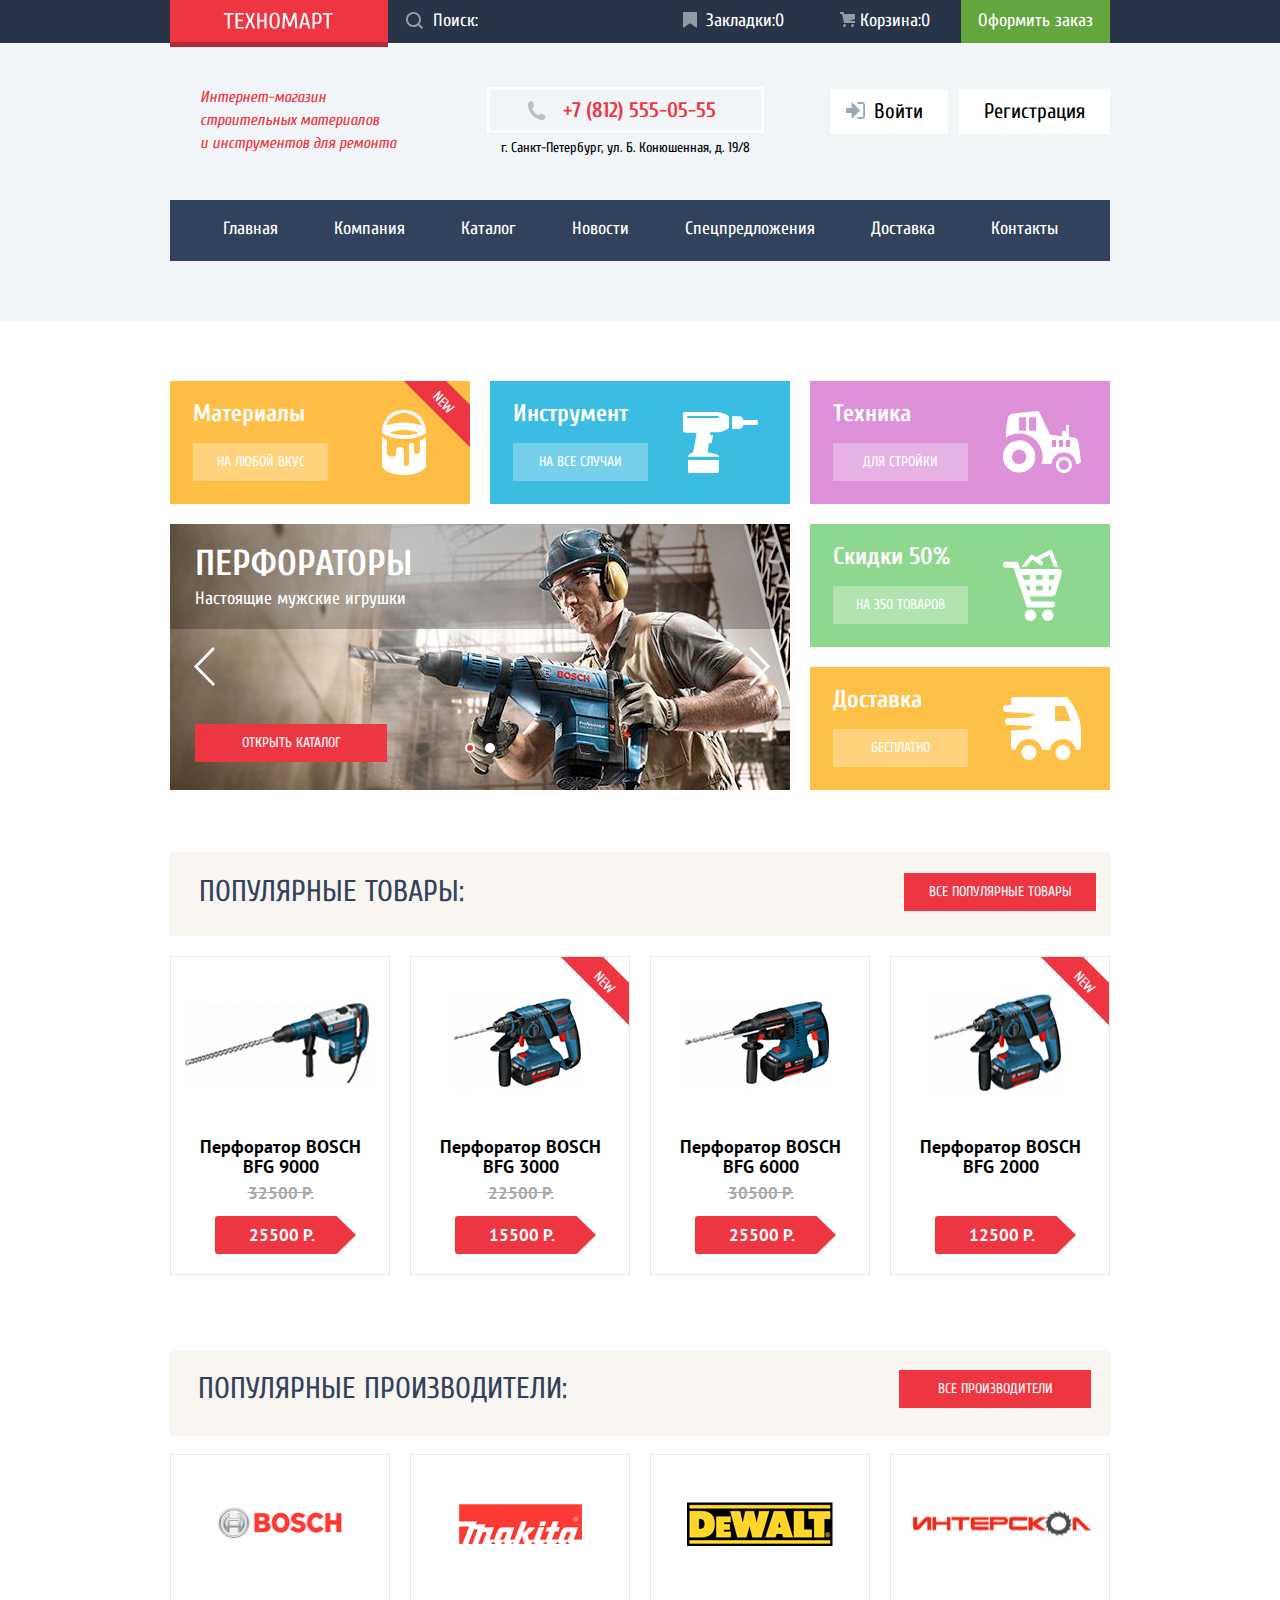
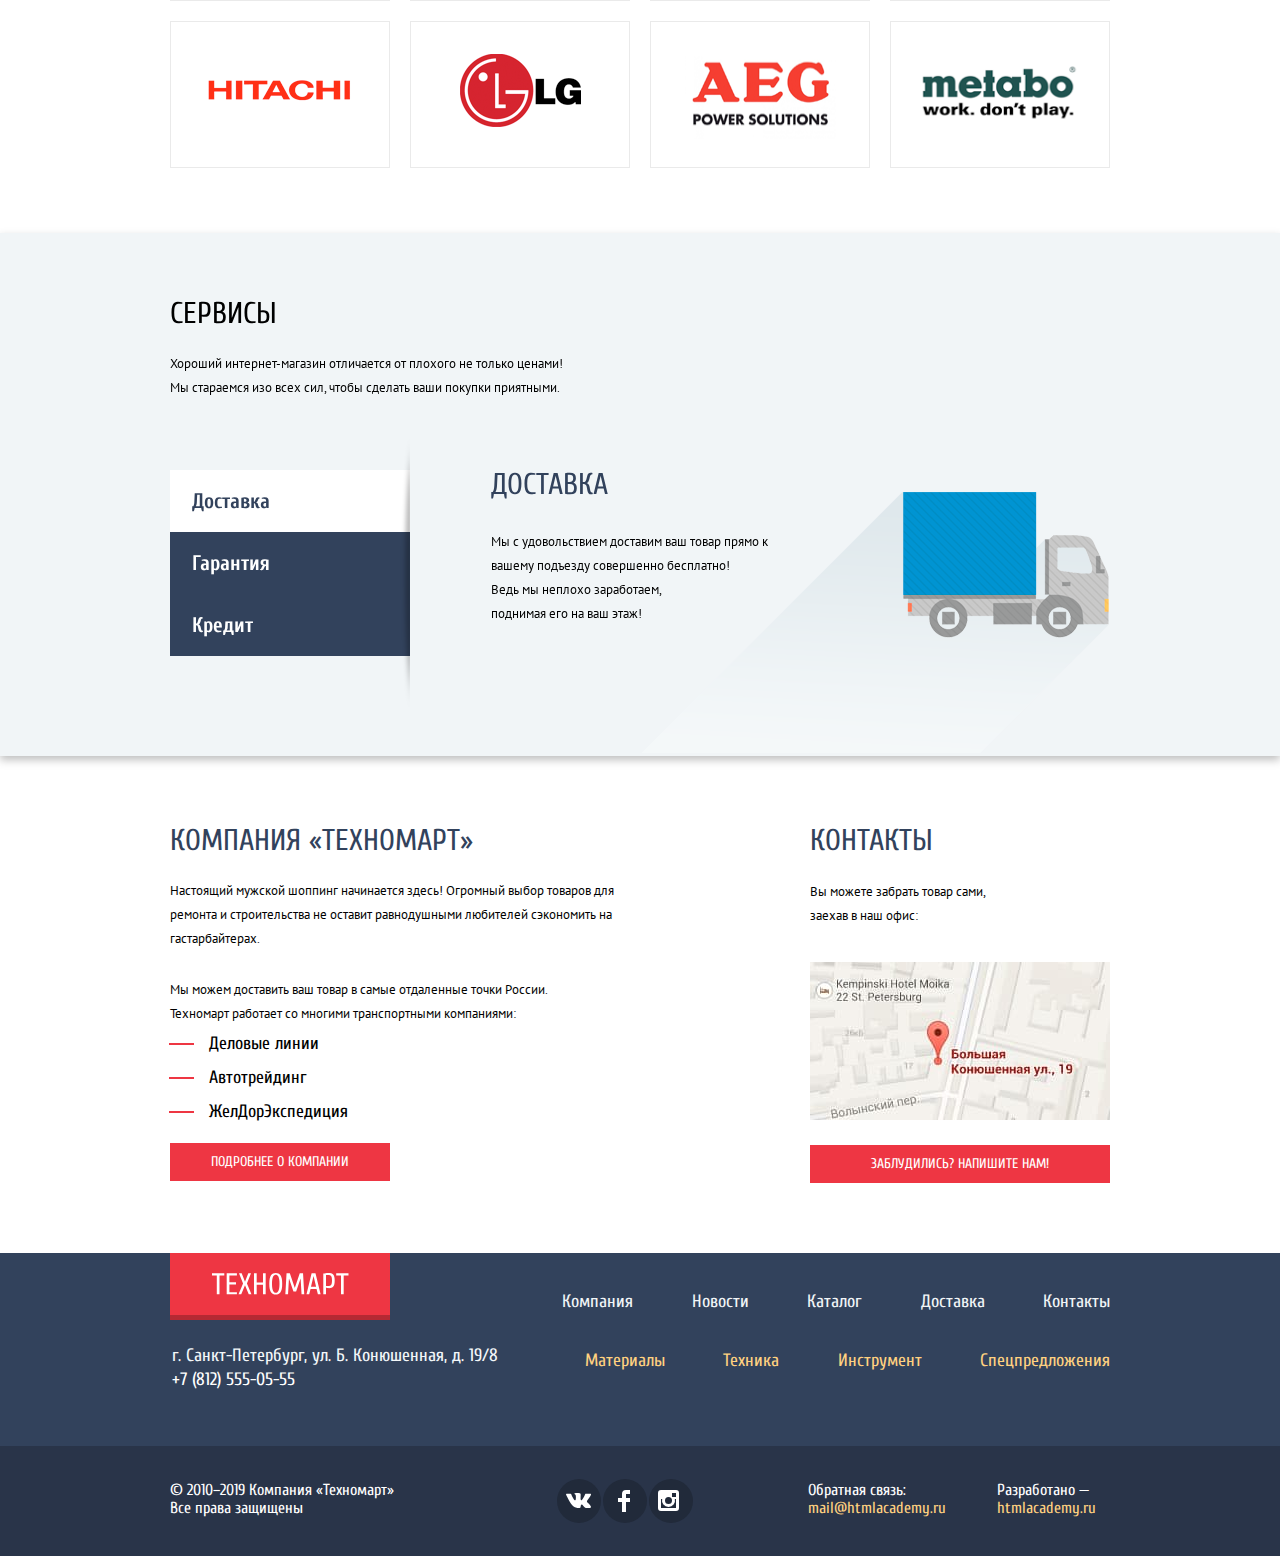
<file: index.html>
<!DOCTYPE html>
<html class="page" lang="ru">

<head>
  <meta charset="utf-8">
  <title>HTML Academy: Техномарт</title>
  <link
    href="https://fonts.googleapis.com/css2?family=Cuprum:ital,wght@0,400;0,700;1,400&family=PT+Sans:wght@400;700&display=swap"
    rel="stylesheet">
  <link rel="stylesheet" href="css/normalize.css">
  <link rel="stylesheet" href="css/min.css">
</head>

<body class="page-body">

  <header class="main-header">
    <div class="header-top">
      <div class="container header-top-container">
        <a class="header-logo">
          <img src="img/logo-technomart.svg" alt="Логотип Техномарт" width="110" height="17">
        </a>
        <div class="header-top-inner">
          <form class="header-search-form" action="https://echo.htmlacademy.ru" method="get">
            <label for="search"></label>
            <input class="header-search" type="text" name="search" id="search" placeholder="Поиск:">
            <button class="header-search-button" type="submit"></button>
          </form>
          <a class="header-top-link-bookmark" href="#">Закладки:0</a>
          <a class="header-top-link-basket" href="#">Корзина:0</a>
          <button class="header-top-button" type="submit">Оформить заказ</button>
        </div>
      </div>
    </div>
    <div class="header-bottom">
      <div class="container">
        <div class="header-bottom-inner">
          <p class="header-bottom-text"><i>Интернет-магазин строительных материалов<br> и инструментов для ремонта</i>
          </p>
          <div class="header-bottom-contacts">
            <a class="header-bottom-phone" href="tel:+78125550555">+7 (812) 555-05-55</a>
            <p class="header-bottom-address">г. Санкт-Петербург, ул. Б. Конюшенная, д. 19/8</p>
          </div>
          <div class="header-bottom-box">
            <button class="button-login">Войти</button>
            <button class="button-registration">Регистрация</button>
          </div>
        </div>
        <nav class="header-nav">
          <ul class="header-nav-list">
            <li class="header-nav-item">
              <a class="header-nav-link">Главная</a>
            </li>
            <li class="header-nav-item">
              <a class="header-nav-link" href="#">Компания</a>
            </li>
            <li class="header-nav-item">
              <a class="header-nav-link" href="catalog.html">Каталог</a>
            </li>
            <li class="header-nav-item">
              <a class="header-nav-link" href="#">Новости</a>
            </li>
            <li class="header-nav-item">
              <a class="header-nav-link" href="#">Спецпредложения</a>
            </li>
            <li class="header-nav-item">
              <a class="header-nav-link" href="#">Доставка</a>
            </li>
            <li class="header-nav-item">
              <a class="header-nav-link" href="#">Контакты</a>
            </li>
          </ul>
        </nav>
      </div>
    </div>
  </header>

  <main class="main">
    <div class="container">
      <section class="shop">
        <h1 class="visually-hidden">Интернет-магазин "Техномарт"</h1>
        <div class="shop-grid">
          <div class="shop-item-material">
            <span class="shop-new">new</span>
            <div class="shop-item-grid">
              <h3 class="shop-item-title">Материалы</h3>
              <a class="shop-link" href="#">на любой вкус</a>
            </div>
            <img class="shop-item-image" src="img/icon-1.svg" alt="Материалы" width="44" height="65">
          </div>
          <div class="shop-item-instrument">
            <div class="shop-item-grid">
              <h3 class="shop-item-title">Инструмент</h3>
              <a class="shop-link" href="#">На все случаи</a>
            </div>
            <img class="shop-item-image" src="img/icon-2.svg" alt="Инструмент" width="75" height="61">
          </div>
          <div class="shop-item-technic">
            <div class="shop-item-grid">
              <h3 class="shop-item-title">Техника</h3>
              <a class="shop-link" href="#">для стройки</a>
            </div>
            <img class="shop-item-image" src="img/icon-3.svg" alt="Техника" width="78" height="62">
          </div>
          <div class="shop-item-discount">
            <div class="shop-item-grid">
              <h3 class="shop-item-title">Скидки 50%</h3>
              <a class="shop-link" href="#">На 350 товаров</a>
            </div>
            <img class="shop-item-image" src="img/icon-4.svg" alt="Скидки 50%" width="59" height="72">
          </div>
          <div class="shop-item-delivery">
            <div class="shop-item-grid">
              <h3 class="shop-item-title">Доставка</h3>
              <a class="shop-link" href="#">Бесплатно</a>
            </div>
            <img class="shop-item-image" src="img/icon-5.svg" alt="Доставка" width="78" height="63">
          </div>

          <section class="shop-slider">
            <ul class="shop-slider-list">
              <li class="shop-slider-perforator slide-current">
                <h3 class="shop-slider-title">Перфораторы</h3>
                <p class="shop-slider-text">Настоящие мужские игрушки</p>
                <a class="button shop-slider-button" href="catalog.html">ОТКРЫТЬ КАТАЛОГ</a>

              </li>
              <li class="shop-slider-drill">
                <h3 class="shop-slider-title">Дрели</h3>
                <p class="shop-slider-text">Соседям на радость!</p>
                <a class="button shop-slider-button" href="catalog.html">ОТКРЫТЬ КАТАЛОГ</a>

              </li>
            </ul>
            <button class="shop-slider-button-left" type="button">
              <img src="img/icon-left.svg" alt="Сдвинуть влево" width="22" height="40">
            </button>
            <button class="shop-slider-button-right" type="button">
              <img src="img/icon-left.svg" alt="Сдвинуть вправо" width="22" height="40">
            </button>
            <div class="shop-slider-controls">
              <button class="shop-slider-control-btn current" type="button" aria-label="Предыдущий слайд"></button>
              <button class="shop-slider-control-btn" type="button" aria-label="Следующий слайд"></button>
            </div>
          </section>
        </div>
      </section>

      <section class="product">
        <div class="product-top">
          <h2 class="product-title">Популярные товары:</h2>
          <a class="button" href="#">все популярные товары</a>
        </div>
        <ul class="product-wrapper">
          <li class="product-item" tabindex="0">
            <h4 class="product-item-text">Перфоратор BOSCH BFG 9000</h4>
            <div class="product-item-top">
              <img class="product-item-image" src="img/bfg9000.jpg" alt="Перфоратор BOSH" width="184" height="164">
              <button class="product-item-buy" type="button" tabindex="0">КУПИТЬ</button>
              <button class="product-item-tab" type="button">В закладки</button>
            </div>
            <div class="product-item-bottom">
              <span class="price-old"><del>32500 Р.</del></span>
              <span class="price">25500 Р.</span>
            </div>
          </li>
          <li class="product-item" tabindex="0">
            <h4 class="product-item-text">Перфоратор BOSCH BFG 3000</h4>
            <div class="product-item-top">
              <img class="product-item-image" src="img/bfg3000.jpg" alt="Перфоратор BOSH" width="127" height="112">
              <button class="product-item-buy" type="button">КУПИТЬ</button>
              <button class="product-item-tab" type="button">В закладки</button>
            </div>
            <div class="product-item-bottom">
              <span class="price-old"><del>22500 Р.</del></span>
              <span class="price">15500 Р.</span>
            </div>
            <span class="product-new">new</span>
          </li>
          <li class="product-item" tabindex="0">
            <h4 class="product-item-text">Перфоратор BOSCH BFG 6000</h4>
            <div class="product-item-top">
              <img class="product-item-image" src="img/bfg6000.jpg" alt="Перфоратор BOSH" width="144" height="128">
              <button class="product-item-buy" type="button">КУПИТЬ</button>
              <button class="product-item-tab" type="button">В закладки</button>
            </div>
            <div class="product-item-bottom">
              <span class="price-old"><del>30500 Р.</del></span>
              <span class="price">25500 Р.</span>
            </div>
          </li>
          <li class="product-item" tabindex="0">
            <h4 class="product-item-text">Перфоратор BOSCH BFG 2000</h4>
            <div class="product-item-top">
              <img class="product-item-image" src="img/bfg2000.jpg" alt="Перфоратор BOSH" width="127" height="122">
              <button class="product-item-buy" type="button">КУПИТЬ</button>
              <button class="product-item-tab" type="button">В закладки</button>
            </div>
            <div class="product-item-bottom">
              <span class="price-old price-hidden"><del>22500 Р.</del></span>
              <span class="price">12500 Р.</span>
            </div>
            <span class="product-new">new</span>
          </li>
        </ul>
      </section>

      <section class="manufacturer">
        <div class="manufacturer-top">
          <h2 class="manufacturer-title">Популярные производители:</h2>
          <a class="button" href="#">все производители</a>
        </div>
        <ul class="manufacturer-list">
          <li class="manufacturer-item">
            <a class="manufacturer-link" href="#">
              <img class="manufacturer-link-icon" src="img/icon-bosh.png" alt="Логотип BOSCH" width="128" height="37">
            </a>
          </li>
          <li class="manufacturer-item">
            <a class="manufacturer-link" href="#">
              <img class="manufacturer-link-icon" src="img/icon-makita.png" alt="Логотип Makita" width="123"
                height="40">
            </a>
          </li>
          <li class="manufacturer-item">
            <a class="manufacturer-link" href="#">
              <img class="manufacturer-link-icon" src="img/icon-dewalt.png" alt="Логотип DeWALT" width="146"
                height="44">
            </a>
          </li>
          <li class="manufacturer-item">
            <a class="manufacturer-link" href="#">
              <img class="manufacturer-link-icon" src="img/icon-interskol.png" alt="Логотип ИНТЕРСКОЛ" width="200"
                height="75">
            </a>
          </li>
          <li class="manufacturer-item">
            <a class="manufacturer-link" href="#">
              <img class="manufacturer-link-icon" src="img/icon-hitachi.png" alt="Логотип Hitachi" width="169"
                height="31">
            </a>
          </li>
          <li class="manufacturer-item">
            <a class="manufacturer-link" href="#">
              <img class="manufacturer-link-icon" src="img/icon-lg.png" alt="Логотип LG" width="121" height="73">
            </a>
          </li>
          <li class="manufacturer-item">
            <a class="manufacturer-link" href="#">
              <img class="manufacturer-link-icon" src="img/icon-aeg.png" alt="Логотип AEG" width="151" height="96">
            </a>
          </li>
          <li class="manufacturer-item">
            <a class="manufacturer-link" href="#">
              <img class="manufacturer-link-icon" src="img/icon-metabo.png" alt="Логотип Metabo" width="204"
                height="69">
            </a>
          </li>
        </ul>
      </section>
    </div>


    <section class="service">
      <div class="container">
        <h2 class="service-title">Сервисы</h2>
        <p class="service-text">Хороший интернет-магазин отличается от плохого не только ценами! Мы стараемся изо всех
          сил, чтобы сделать ваши покупки приятными.</p>
        <div class="service-slider">
          <ul class="service-slider-list">
            <li class="service-slider-item  service-slider-current">
              <h3 class="service-slider-title">Доставка</h3>
              <p class="service-slider-text">Мы с удовольствием доставим ваш товар прямо к вашему подъезду совершенно
                бесплатно!<br> Ведь мы неплохо заработаем,<br> поднимая его на ваш этаж!</p>

              <img class="service-slider-image" src="img/delivery.png" alt="Автомобиль" width="468" height="261">
            </li>
            <li class="service-slider-item">
              <h3 class="service-slider-title">Гарантия</h3>
              <p class="service-slider-text">Если купленный у нас товар поломается или заискрит, а также в случае
                пожара,
                спровоцированного его возгоранием, вы всегда можете быть уверены в нашей гарантии. Мы обменяем
                сгоревший
                товар на новый. Дом уж восстановите как-нибудь
                сами.
              </p>
              <img class="service-slider-image-guarantee" src="img/guarantee.png" alt="Сто процентов" width="389"
                height="283">
            </li>
            <li class="service-slider-item">
              <h3 class="service-slider-title">Кредит</h3>
              <p class="service-slider-text">Залезть в долговую яму стало проще! Кредитные консультанты придут вам на
                помощь.
              </p>
              <a class="button" href="#">ОТПРАВИТЬ ЗАЯВКУ</a>
              <img class="service-slider-image" src="img/credit.png" alt="Финансы" width="465" height="285">
            </li>
          </ul>
          <div class="service-slider-buttons">
            <button class="service-slider-button service-slider-button-active">Доставка</button>
            <button class="service-slider-button">Гарантия</button>
            <button class="service-slider-button">Кредит</button>
          </div>
        </div>
      </div>
    </section>


    <div class="company">
      <div class="container">
        <div class="company-grid">
          <section class="about">
            <h2 class="company-title">КОМПАНИЯ «Техномарт»</h2>
            <p class="about-text">Настоящий мужской шоппинг начинается здесь! Огромный выбор товаров для ремонта и
              строительства не оставит равнодушными любителей сэкономить на гастарбайтерах.</p>
            <p class="about-text about-text-bottom">Мы можем доставить ваш товар в самые отдаленные точки
              России.<br>Техномарт работает со многими транспортными компаниями:</p>
            <ul class="about-list">
              <li class="about-item">Деловые линии</li>
              <li class="about-item">Автотрейдинг</li>
              <li class="about-item">ЖелДорЭкспедиция</li>
            </ul>
            <a class="button about-button" href="#">Подробнее о компании</a>
          </section>
          <section class="contact">
            <h2 class="company-title">КОНТАКТЫ</h2>
            <p class="contact-text">Вы можете забрать товар сами, заехав в наш офис:</p>
            <a class="contact-map" href="#">
              <img class="contact-picture" src="img/small-map.jpg" alt="Карта" width="300" height="158">
            </a>
            <a class="button button-contact" href="#">Заблудились? Напишите нам!</a>
          </section>
        </div>
      </div>
    </div>
  </main>


  <footer class="main-footer">
    <div class="footer-top-inner">
      <div class="container">
        <div class="footer-nav-top">
          <a class="footer-logo">
            <img src="img/footer-logo.svg" alt="Логотип Техномарт" width="138" height="23">
          </a>
          <ul class="footer-nav-top-list">
            <li class="footer-nav-top-item">
              <a class="footer-nav-top-link" href="#">Компания</a>
            </li>
            <li class="footer-nav-top-item">
              <a class="footer-nav-top-link" href="#">Новости</a>
            </li>
            <li class="footer-nav-top-item">
              <a class="footer-nav-top-link" href="catalog.html">Каталог</a>
            </li>
            <li class="footer-nav-top-item">
              <a class="footer-nav-top-link" href="#">Доставка</a>
            </li>
            <li class="footer-nav-top-item">
              <a class="footer-nav-top-link" href="#">Контакты</a>
            </li>
          </ul>
        </div>
        <div class="footer-nav-bottom">
          <p class="footer-nav-bottom-text">г. Санкт-Петербург, ул. Б. Конюшенная, д. 19/8 <a
              class="footer-nav-bottom-tel" href="tel:+78125550555">+7 (812) 555-05-55</a></p>
          <ul class="footer-nav-bottom-list">
            <li class="footer-nav-bottom-item">
              <a class="footer-nav-bottom-link" href="#">Материалы</a>
            </li>
            <li class="footer-nav-bottom-item">
              <a class="footer-nav-bottom-link" href="#">Техника</a>
            </li>
            <li class="footer-nav-bottom-item">
              <a class="footer-nav-bottom-link" href="#">Инструмент</a>
            </li>
            <li class="footer-nav-bottom-item">
              <a class="footer-nav-bottom-link" href="#">Спецпредложения</a>
            </li>
          </ul>
        </div>
      </div>
    </div>
    <div class="footer-bottom">
      <div class="container">
        <div class="footer-bottom-flex">
          <p class="footer-bottom-copiright">© 2010–2019 Компания «Техномарт»<br> Все права защищены</p>
          <div class="footer-social">
            <ul class="footer-social-list">
              <li class="footer-social-item">
                <a class="footer-social-link" href="#"><img class="vk" src="img/icon-vk.svg" alt="В Контакте" width="26"
                    height="15"></a>
              </li>
              <li class="footer-social-item">
                <a class="footer-social-link" href="#"><img class="fb" src="img/icon-fb.svg" alt="Fasebook" width="12"
                    height="22"></a>
              </li>
              <li class="footer-social-item">
                <a class="footer-social-link" href="#"><img class="insta" src="img/icon-insta.svg" alt="Instagram"
                    width="21" height="21"></a>
              </li>
            </ul>
          </div>
          <p class="footer-bottom-mail">Обратная связь: <a class="footer-bottom-mail-link"
              href="mailto:mail@htmlacademy.ru">mail@htmlacademy.ru</a></p>
          <p class="footer-bottom-text">Разработано — <a class="footer-bottom-text-link"
              href="https://htmlacademy.ru/intensive/htmlcss">htmlacademy.ru</a></p>
        </div>
      </div>
    </div>
  </footer>


  <section class="modal modal-letter">
    <h2 class="visually-hidden">Напишите нам</h2>
    <form class="form-letter" action="https://echo.htmlacademy.ru" method="post">
      <div class="form-letter-container">
        <div class="modal-letter-item">
          <label class="modal-letter-title" for="letter-name">Ваше имя:</label>
          <input class="user-name" id="letter-name" type="text" name="name" placeholder="Имя Фамилия">
        </div>
        <div class="modal-letter-item">
          <label class="modal-letter-title" for="letter-mail">Ваш e-mail:</label>
          <input class="user-mail" type="email" name="email" id="letter-mail" placeholder="email@example.com">
        </div>
        <div class="modal-letter-item">
          <label class="modal-letter-title" for="letter-text">Текст письма:</label>
          <textarea class="user-text" name="comment" id="letter-text" cols="59" rows="4"
            placeholder="В свободной форме"></textarea>
        </div>
      </div>
      <div class="modal-button">
        <button class="button" type="submit">Отправить</button>
      </div>
    </form>
    <button class="modal-close" type="button" aria-label="Закрыть"></button>
  </section>


  <section class="modal modal-map">
    <h2 class="visually-hidden">Как до нас добраться</h2>
    <iframe
      src="https://www.google.com/maps/embed?pb=!1m18!1m12!1m3!1d31979.5498718426!2d30.284320014148715!3d59.93675724440811!2m3!1f0!2f0!3f0!3m2!1i1024!2i768!4f13.1!3m3!1m2!1s0x4696310fca5ba729%3A0xea9c53d4493c879f!2z0JHQvtC70YzRiNCw0Y8g0JrQvtC90Y7RiNC10L3QvdCw0Y8g0YPQuy4sIDE5LCDQodCw0L3QutGCLdCf0LXRgtC10YDQsdGD0YDQsywgMTkxMTg2!5e0!3m2!1sru!2sru!4v1602358960614!5m2!1sru!2sru"
      width="943" height="449" style="border:0;" allowfullscreen="" aria-hidden="false" tabindex="0"
      title="Офис компании по адресу: ул. Большая Конюшенная 19, Санкт-Петерург"></iframe>
    <button class="modal-close" type="button" aria-label="Закрыть"></button>
  </section>

  <script src="js/min.js"></script>

</body>

</html>
</file>
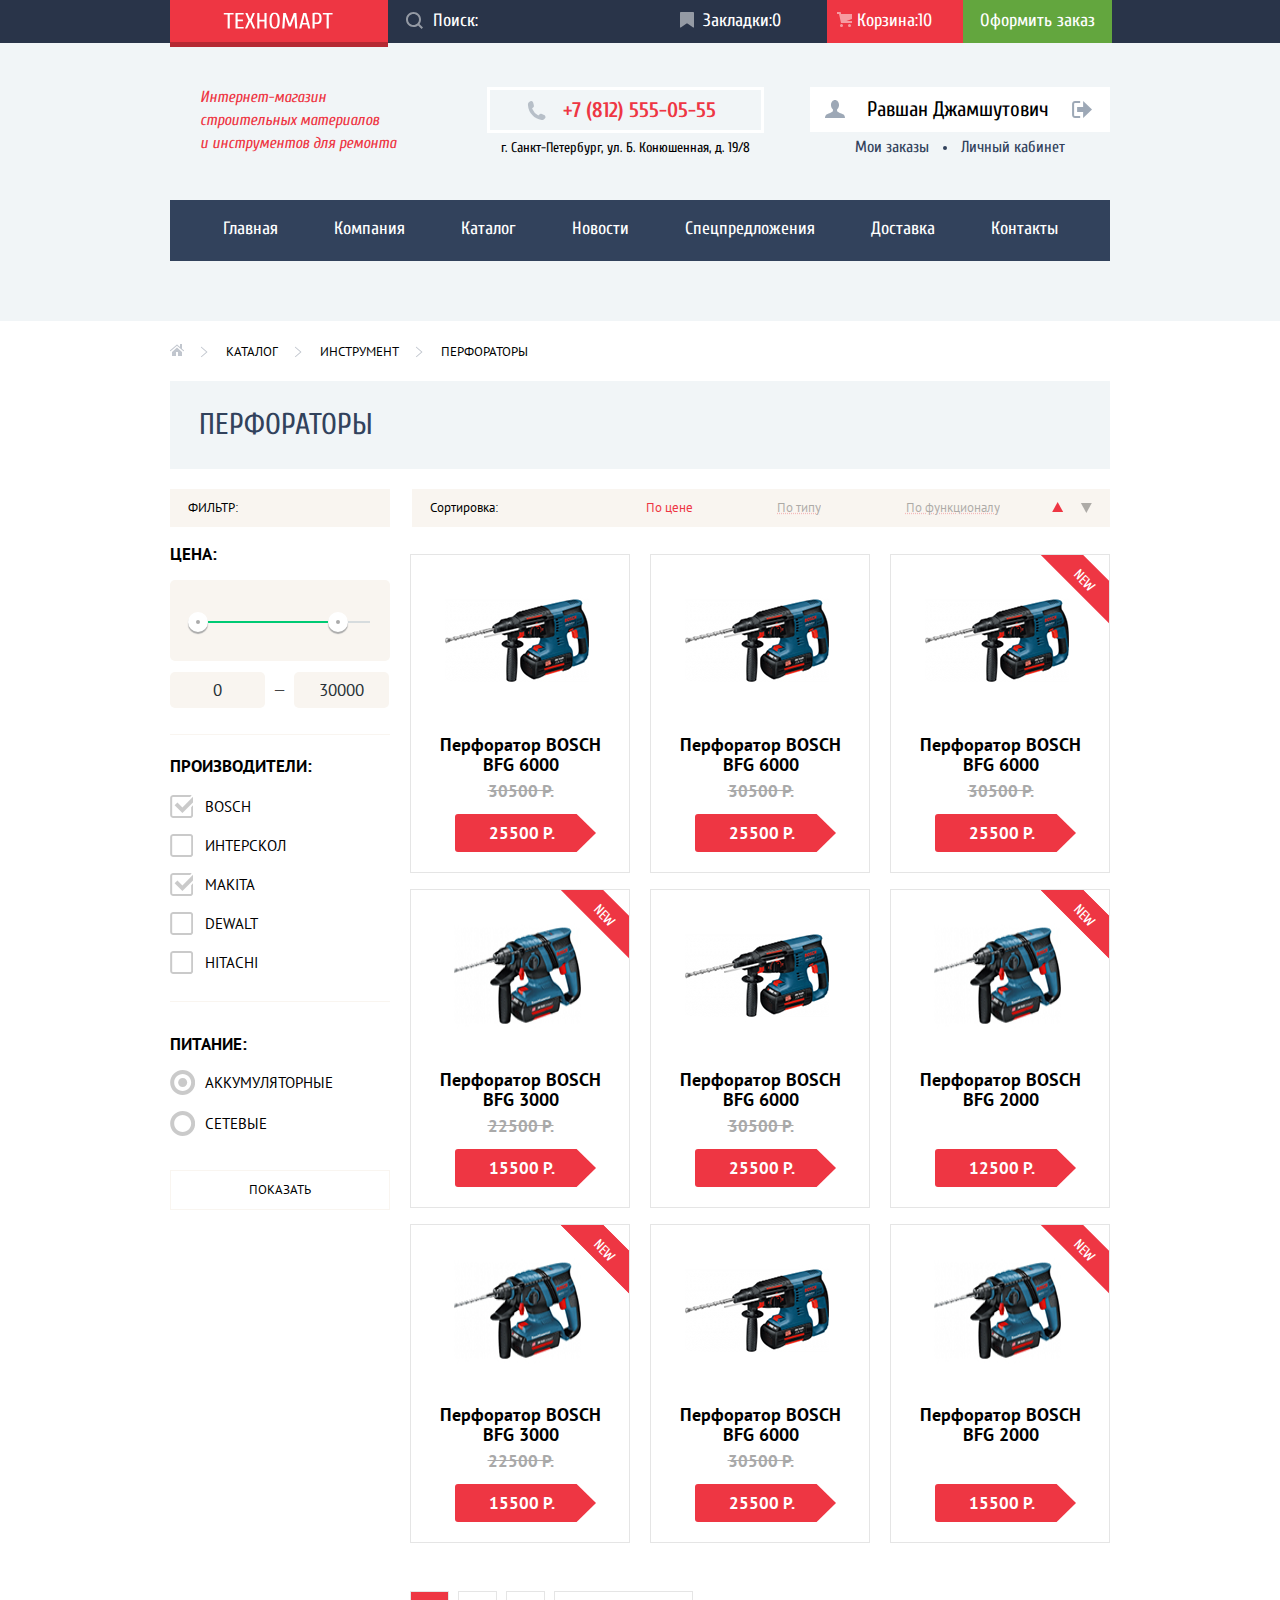
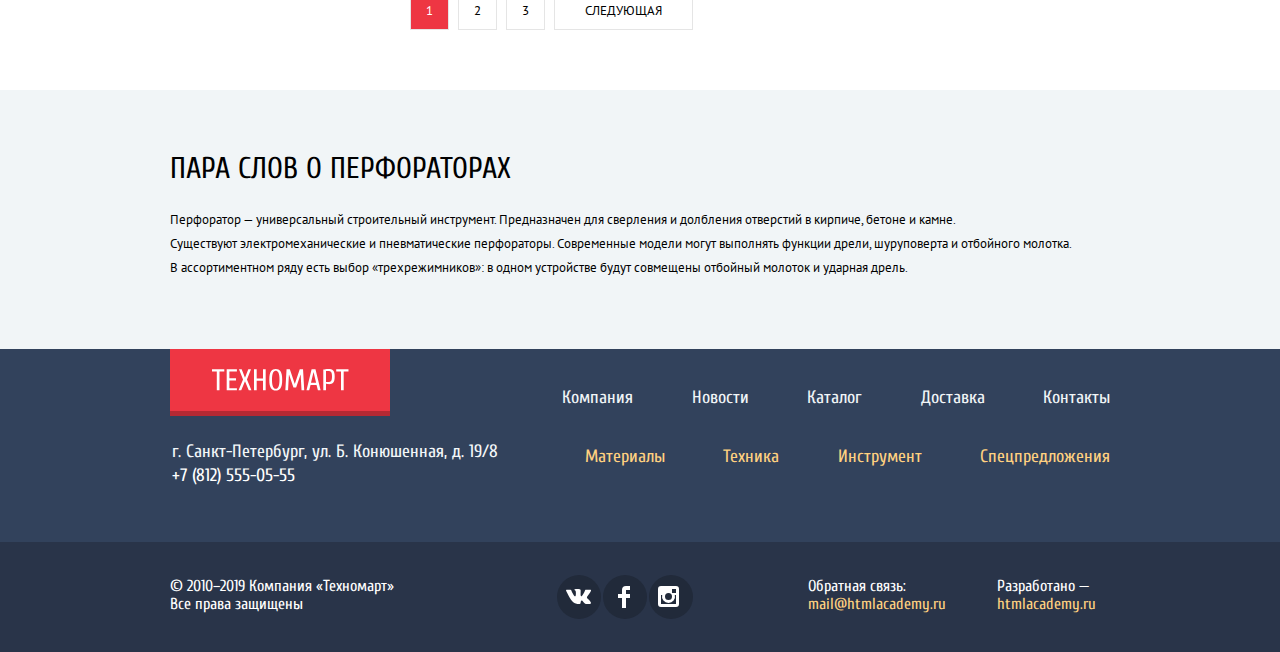
<file: catalog.html>
<!DOCTYPE html>
<html class="page" lang="ru">

<head>
  <meta charset="utf-8">
  <title>HTML Academy: Техномарт</title>
  <link
    href="https://fonts.googleapis.com/css2?family=Cuprum:ital,wght@0,400;0,700;1,400&family=PT+Sans:wght@400;700&display=swap"
    rel="stylesheet">
  <link rel="stylesheet" href="css/normalize.css">
  <link rel="stylesheet" href="css/min.css">
</head>

<body class="page-body">

  <header class="main-header">
    <div class="header-top">
      <div class="container header-top-container">
        <a class="header-logo" href="index.html">
          <img src="img/logo-technomart.svg" alt="Логотип Техномарт" width="110" height="17">
        </a>
        <div class="header-top-inner">
          <form class="header-search-form" action="https://echo.htmlacademy.ru" method="get">
            <label for="search"></label>
            <input class="header-search" type="text" name="search" id="search" placeholder="Поиск:">
            <button class="header-search-button" type="submit"></button>
          </form>
          <a class="header-top-link-bookmark" href="#" aria-label="Закладки">Закладки:0</a>
          <a class="header-top-link-basket header-top-link-basket-active" href="#" aria-label="Корзина">Корзина:10</a>

          <button class="header-top-button">Оформить заказ</button>
        </div>
      </div>
    </div>
    <div class="header-bottom">
      <div class="container">
        <div class="header-bottom-inner">
          <p class="header-bottom-text"><i>Интернет-магазин строительных материалов<br> и инструментов для ремонта</i>
          </p>
          <div class="header-bottom-contacts">
            <a class="header-bottom-phone" href="tel:+78125550555">+7 (812) 555-05-55</a>
            <p class="header-bottom-address">г. Санкт-Петербург, ул. Б. Конюшенная, д. 19/8</p>
          </div>
          <div class="header-bottom-box">
            <div class="header-bottom-row">
              <a class="icon-user-link" href="#">
                <img src="img/icon-user.svg" alt="Личный кабинет" width="20" height="18">
              </a>
              Равшан Джамшутович
              <a class="icon-logout-link" href="#">
                <img src="img/icon-logout.svg" alt="Выход из личного кабинета" width="20" height="17">
              </a>
            </div>
            <div class="header-bottom-box-link">
              <a class="header-bottom-link" href="#">Мои заказы</a>
              <a class="header-bottom-link" href="#">Личный кабинет</a>
            </div>
          </div>
        </div>
        <nav class="header-nav">
          <ul class="header-nav-list">
            <li class="header-nav-item">
              <a class="header-nav-link" href="index.html">Главная</a>
            </li>
            <li class="header-nav-item">
              <a class="header-nav-link" href="#">Компания</a>
            </li>
            <li class="header-nav-item">
              <a class="header-nav-link">Каталог</a>
            </li>
            <li class="header-nav-item">
              <a class="header-nav-link" href="#">Новости</a>
            </li>
            <li class="header-nav-item">
              <a class="header-nav-link" href="#">Спецпредложения</a>
            </li>
            <li class="header-nav-item">
              <a class="header-nav-link" href="#">Доставка</a>
            </li>
            <li class="header-nav-item">
              <a class="header-nav-link" href="#">Контакты</a>
            </li>
          </ul>
        </nav>
      </div>
    </div>
  </header>

  <main>
    <div class="container">
      <ul class="breadcrumbs-list">
        <li class="breadcrumbs-item">
          <a class="breadcrumbs-link" href="index.html"><img src="img/icon-home.svg" alt="Домой" width="14"
              height="12"></a>
        </li>
        <li class="breadcrumbs-item">
          <a class="breadcrumbs-link" href="#">Каталог</a>
        </li>
        <li class="breadcrumbs-item">
          <a class="breadcrumbs-link" href="#">Инструмент</a>
        </li>
        <li class="breadcrumbs-item">
          <a class="breadcrumbs-link">Перфораторы</a>
        </li>
      </ul>

      <div class="catalog-page-title">
        <h1 class="catalog-page-text">ПЕРФОРАТОРЫ</h1>
      </div>

      <div class="catalog-grid">
        <section class="filters">
          <h3 class="catalog-sidebar-title">ФИЛЬТР:</h3>
          <form method="get" action="https://echo.htmlacademy.ru" target="_blank">
            <fieldset class="range-inner">
              <legend class="filter-title">ЦЕНА:</legend>
              <div class="range-filter">
                <div class="range-controls">
                  <div class="scale">
                    <div class="bar"></div>
                  </div>
                  <div class="toggle toggle-min"></div>
                  <div class="toggle toggle-max"></div>
                </div>
                <div class="price-controls">
                  <label class="min-price" for="min-price"></label>
                  <input class="price-controls-text" type="number" name="min-price" value="0" id="min-price">
                  <label class="max-price" for="max-price">&mdash;</label>
                  <input class="price-controls-text" type="number" name="max-price" value="30000" id="max-price">
                </div>
              </div>
            </fieldset>

            <div class="selection">

              <fieldset class="selection-checkbox-inner">
                <legend class="filter-title">Производители:</legend>
                <ul class="filter-option-list">
                  <li class="filter-option filter-checkbox">
                    <input class="visually-hidden filter-input-checkbox filter-input" type="checkbox" name="boch"
                      id="filter-boch" checked>
                    <label class="selection-text" for="filter-boch">BOSCH</label>
                  </li>
                  <li class="filter-option filter-checkbox">
                    <input class="visually-hidden filter-input-checkbox filter-input" type="checkbox" name="interskol"
                      id="filter-interskol">
                    <label class="selection-text" for="filter-interskol">ИНТЕРСКОЛ</label>
                  </li>
                  <li class="filter-option filter-checkbox">
                    <input class="visually-hidden filter-input-checkbox filter-input" type="checkbox" name="makita"
                      id="filter-makita" checked>
                    <label class="selection-text" for="filter-makita">MAKITA</label>
                  </li>
                  <li class="filter-option filter-checkbox">
                    <input class="visually-hidden filter-input-checkbox filter-input" type="checkbox" name="dewalt"
                      id="filter-dewalt">
                    <label class="selection-text" for="filter-dewalt">Dewalt</label>
                  </li>
                  <li class="filter-option filter-checkbox">
                    <input class="visually-hidden filter-input-checkbox filter-input" type="checkbox" name="hitachi"
                      id="filter-hitachi">
                    <label class="selection-text" for="filter-hitachi">Hitachi</label>
                  </li>
                </ul>
              </fieldset>
              <fieldset class="selection-radio-inner">
                <legend class="filter-title">ПИТАНИЕ:</legend>
                <ul class="filter-option-list">
                  <li class="filter-option filter-radio">
                    <input class="visually-hidden filter-input-radio filter-input" type="radio" name="power"
                      value="rechargeable" id="filter-rechargeable" checked>
                    <label class="selection-text" for="filter-rechargeable">Аккумуляторные</label>
                  </li>
                  <li class="filter-option filter-radio">
                    <input class="visually-hidden filter-input-radio filter-input" type="radio" name="power"
                      value="power-line" id="filter-electronetwork">
                    <label class="selection-text" for="filter-electronetwork">Сетевые</label>
                  </li>
                </ul>
              </fieldset>
              <button type="submit" class="filter-button">Показать</button>
            </div>
          </form>

        </section>

        <div class="catalog-page-items">
          <div class="catalog-page-menu">
            <h4 class="catalog-page-menu-title">Сортировка:</h4>
            <ul class="catalog-page-menu-list">
              <li class="catalog-page-menu-item">
                <a class="catalog-page-menu-link link-active" href="#">По цене</a>
              </li>
              <li class="catalog-page-menu-item">
                <a class="catalog-page-menu-link" href="#">По типу</a>
              </li>
              <li class="catalog-page-menu-item">
                <a class="catalog-page-menu-link" href="#">По функционалу</a>
              </li>
            </ul>
            <div class="catalog-page-menu-button">
              <button class="page-menu-button-up" type="button" aria-label="Сортировка по возрастанию">
                <svg width="12" height="10" viewBox="0 0 12 10" fill="none" xmlns="http://www.w3.org/2000/svg">
                  <path class="catalog-buttton-image button-active" d="M5.66241 0L11.1624 10L0.162415 10" fill="black"
                    fill-opacity=".3" />
                </svg>
              </button>
              <button class="page-menu-button-down" type="button" aria-label="Сортировка по убыванию">
                <svg width="12" height="10" viewBox="0 0 12 10" fill="none" xmlns="http://www.w3.org/2000/svg">
                  <path class="catalog-buttton-image" d="M5.66241 0L11.1624 10L0.162415 10" fill="black"
                    fill-opacity=".3" />
                </svg>
              </button>
            </div>
          </div>
          <ul class="product-item-list">
            <li class="product-item" tabindex="0">
              <h4 class="product-item-text">Перфоратор BOSCH BFG 6000</h4>
              <div class="product-item-top">
                <img class="product-item-image" src="img/bfg6000.jpg" alt="Перфоратор BOSH" width="144" height="128">
                <button class="product-item-buy" type="button">КУПИТЬ</button>
                <button class="product-item-tab" type="button">В закладки</button>
              </div>
              <div class="product-item-bottom">
                <span class="price-old"><del>30500 Р.</del></span>
                <span class="price">25500 Р.</span>
              </div>
            </li>
            <li class="product-item" tabindex="0">
              <h4 class="product-item-text">Перфоратор BOSCH BFG 6000</h4>
              <div class="product-item-top">
                <img class="product-item-image" src="img/bfg6000.jpg" alt="Перфоратор BOSH" width="144" height="128">
                <button class="product-item-buy" type="button">КУПИТЬ</button>
                <button class="product-item-tab" type="button">В закладки</button>
              </div>
              <div class="product-item-bottom">
                <span class="price-old"><del>30500 Р.</del></span>
                <span class="price">25500 Р.</span>
              </div>
            </li>
            <li class="product-item" tabindex="0">
              <h4 class="product-item-text">Перфоратор BOSCH BFG 6000</h4>
              <div class="product-item-top">
                <img class="product-item-image" src="img/bfg6000.jpg" alt="Перфоратор BOSH" width="144" height="128">
                <button class="product-item-buy" type="button">КУПИТЬ</button>
                <button class="product-item-tab" type="button">В закладки</button>
              </div>
              <div class="product-item-bottom">
                <span class="price-old"><del>30500 Р.</del></span>
                <span class="price">25500 Р.</span>
              </div>
              <span class="product-new">new</span>
            </li>
            <li class="product-item" tabindex="0">
              <h4 class="product-item-text">Перфоратор BOSCH BFG 3000</h4>
              <div class="product-item-top">
                <img class="product-item-image" src="img/bfg3000.jpg" alt="Перфоратор BOSH" width="127" height="122">
                <button class="product-item-buy" type="button">КУПИТЬ</button>
                <button class="product-item-tab" type="button">В закладки</button>
              </div>
              <div class="product-item-bottom">
                <span class="price-old"><del>22500 Р.</del></span>
                <span class="price">15500 Р.</span>
              </div>
              <span class="product-new">new</span>
            </li>
            <li class="product-item" tabindex="0">
              <h4 class="product-item-text">Перфоратор BOSCH BFG 6000</h4>
              <div class="product-item-top">
                <img class="product-item-image" src="img/bfg6000.jpg" alt="Перфоратор BOSH" width="144" height="128">
                <button class="product-item-buy" type="button">КУПИТЬ</button>
                <button class="product-item-tab" type="button">В закладки</button>
              </div>
              <div class="product-item-bottom">
                <span class="price-old"><del>30500 Р.</del></span>
                <span class="price">25500 Р.</span>
              </div>
            </li>
            <li class="product-item" tabindex="0">
              <h4 class="product-item-text">Перфоратор BOSCH BFG 2000</h4>
              <div class="product-item-top">
                <span class="product-new product-new-active">new</span>
                <img class="product-item-image" src="img/bfg2000.jpg" alt="Перфоратор BOSH" width="127" height="122">
                <button class="product-item-buy" type="button">КУПИТЬ</button>
                <button class="product-item-tab" type="button">В закладки</button>
              </div>
              <div class="product-item-bottom">
                <span class="price-old price-hidden"><del>22500 Р.</del></span>
                <span class="price">12500 Р.</span>
              </div>
              <span class="product-new">new</span>
            </li>
            <li class="product-item" tabindex="0">
              <h4 class="product-item-text">Перфоратор BOSCH BFG 3000</h4>
              <div class="product-item-top">
                <span class="product-new product-new-active">new</span>
                <img class="product-item-image" src="img/bfg3000.jpg" alt="Перфоратор BOSH" width="127" height="122">
                <button class="product-item-buy" type="button">КУПИТЬ</button>
                <button class="product-item-tab" type="button">В закладки</button>
              </div>
              <div class="product-item-bottom">
                <span class="price-old"><del>22500 Р.</del></span>
                <span class="price">15500 Р.</span>
              </div>
              <span class="product-new">new</span>
            </li>
            <li class="product-item" tabindex="0">
              <h4 class="product-item-text">Перфоратор BOSCH BFG 6000</h4>
              <div class="product-item-top">
                <img class="product-item-image" src="img/bfg6000.jpg" alt="Перфоратор BOSH" width="144" height="128">
                <button class="product-item-buy" type="button">КУПИТЬ</button>
                <button class="product-item-tab" type="button">В закладки</button>
              </div>
              <div class="product-item-bottom">
                <span class="price-old"><del>30500 Р.</del></span>
                <span class="price">25500 Р.</span>
              </div>
            </li>
            <li class="product-item" tabindex="0">
              <h4 class="product-item-text">Перфоратор BOSCH BFG 2000</h4>
              <div class="product-item-top">
                <img class="product-item-image" src="img/bfg2000.jpg" alt="Перфоратор BOSH" width="127" height="122">
                <button class="product-item-buy" type="button">КУПИТЬ</button>
                <button class="product-item-tab" type="button">В закладки</button>
              </div>
              <div class="product-item-bottom">
                <span class="price-old price-hidden"><del>22500 Р.</del></span>
                <span class="price">15500 Р.</span>
              </div>
              <span class="product-new">new</span>
            </li>
          </ul>

          <ul class="pagination-list">
            <li class="pagination-item">
              <a class="pagination-link pagination-link-active">1</a>
            </li>
            <li class="pagination-item">
              <a class="pagination-link" href="#">2</a>
            </li>
            <li class="pagination-item">
              <a class="pagination-link" href="#">3</a>
            </li>
            <li class="pagination-item">
              <a class="pagination-link pagination-button" href="#">СЛЕДУЮЩАЯ</a>
            </li>
          </ul>
        </div>
      </div>
    </div>

    <section class="promo">
      <div class="container">
        <h2 class="promo-title">ПАРА СЛОВ О ПЕРФОРАТОРАХ</h2>
        <p class="promo-text">Перфоратор — универсальный строительный инструмент. Предназначен для сверления и
          долбления
          отверстий в кирпиче, бетоне и камне.<br> Существуют электромеханические и пневматические перфораторы.
          Современные модели могут выполнять функции дрели, шуруповерта и отбойного молотка. В ассортиментном ряду
          есть
          выбор «трехрежимников»: в одном устройстве будут
          совмещены отбойный молоток и ударная дрель.
        </p>
      </div>
    </section>
  </main>

  <footer class="main-footer">
    <div class="footer-top-inner">
      <div class="container">
        <div class="footer-nav-top">
          <a class="footer-logo" href="index.html">
            <img src="img/footer-logo.svg" alt="Логотип Техномарт" width="138" height="23">
          </a>
          <ul class="footer-nav-top-list">
            <li class="footer-nav-top-item">
              <a class="footer-nav-top-link" href="#">Компания</a>
            </li>
            <li class="footer-nav-top-item">
              <a class="footer-nav-top-link" href="#">Новости</a>
            </li>
            <li class="footer-nav-top-item">
              <a class="footer-nav-top-link">Каталог</a>
            </li>
            <li class="footer-nav-top-item">
              <a class="footer-nav-top-link" href="#">Доставка</a>
            </li>
            <li class="footer-nav-top-item">
              <a class="footer-nav-top-link" href="#">Контакты</a>
            </li>
          </ul>
        </div>
        <div class="footer-nav-bottom">
          <p class="footer-nav-bottom-text">г. Санкт-Петербург, ул. Б. Конюшенная, д. 19/8 <a
              class="footer-nav-bottom-tel" href="tel:+78125550555">+7 (812) 555-05-55</a></p>
          <ul class="footer-nav-bottom-list">
            <li class="footer-nav-bottom-item">
              <a class="footer-nav-bottom-link" href="#">Материалы</a>
            </li>
            <li class="footer-nav-bottom-item">
              <a class="footer-nav-bottom-link" href="#">Техника</a>
            </li>
            <li class="footer-nav-bottom-item">
              <a class="footer-nav-bottom-link" href="#">Инструмент</a>
            </li>
            <li class="footer-nav-bottom-item">
              <a class="footer-nav-bottom-link" href="#">Спецпредложения</a>
            </li>
          </ul>
        </div>
      </div>
    </div>
    <div class="footer-bottom">
      <div class="container">
        <div class="footer-bottom-flex">
          <p class="footer-bottom-copiright">© 2010–2019 Компания «Техномарт»<br> Все права защищены</p>
          <div class="footer-social">
            <ul class="footer-social-list">
              <li class="footer-social-item">
                <a class="footer-social-link" href="#"><img class="vk" src="img/icon-vk.svg" alt="В Контакте" width="26"
                    height="15"></a>
              </li>
              <li class="footer-social-item">
                <a class="footer-social-link" href="#"><img class="fb" src="img/icon-fb.svg" alt="Fasebook" width="12"
                    height="22"></a>
              </li>
              <li class="footer-social-item">
                <a class="footer-social-link" href="#"><img class="insta" src="img/icon-insta.svg" alt="Instagram"
                    width="21" height="21"></a>
              </li>
            </ul>
          </div>
          <p class="footer-bottom-mail">Обратная связь: <a class="footer-bottom-mail-link"
              href="mailto:mail@htmlacademy.ru">mail@htmlacademy.ru</a></p>
          <p class="footer-bottom-text">Разработано — <a class="footer-bottom-text-link"
              href="https://htmlacademy.ru/intensive/htmlcss">htmlacademy.ru</a></p>
        </div>
      </div>
    </div>
  </footer>


  <section class="modal modal-catalog">
    <div class="modal-catalog-basket">
      <h2 class="visually-hidden">Корзина</h2>
      <p class="modal-catalog-text">Товар добавлен в корзину!</p>
    </div>
    <div class="modal-katalog-button">
      <button class="button">ОФОРМИТЬ ЗАКАЗ</button>
      <button class="button-basket">ПРОДОЛЖИТЬ ПОКУПКИ</button>
    </div>
    <button class="modal-close" type="button" aria-label="Закрыть"></button>
  </section>

  <script src="js/min.js"></script>

</body>



</html>
</file>
<file: css/min.css>
:root{--basic-red:#ee3643;--basic-darkred:#ba2732;--basic-green:#63a63e;--basic-greenlight:#8ed78f;--basic-greendark:#518534;--basic-grey:#3d546f;--basic-greylight:#c5c5c5;--basic-darkgrey:#32425c;--basic-white:#fff;--basic-darkwhite:#f1f5f7;--basic-yellow:#ffbf47;--special-green:#5fbb2d;--special-yellow:#ffc047;--special-yellowlight:#ffd180;--special-lilac:#dc91d8;--special-blue:#3bbce3;--special-white:rgba(255,255,255,0.5);--special-whitelight:rgba(255,255,255,0.3);--basic-black:#000;--basic-dark:#293449;--active-dark:#161d29;--active-darkgrey:#1d2739;--basic-greywhite:#f3f7f9;--basic-beige:#f9f5f0;--special-greylight:rgba(197,197,197,0.3);--special-grey:rgba(66%,66%,66%,0.3);--special-black:rgba(0,0,0,0.0001);--special-red:#ca2c37;--social-dark:#212a3a;--special-greylightlight:#e5e5e5;--special-greendark:#367315;--basic-grotto-fog:#eaeaea;--basic-bluelight:#d7dcde;--special-greenblue:#00ca74;--basic-silver:#ababab;--basic-dupont:#283136;--basic-blacksea:#444;--special-darkgrey:#a9a9a9;--special-brown:#7f6b58}.page{height:100%}.page-body{min-height:100%;display:grid;grid-template-rows:min-content 1fr min-content;align-content:start;font-family:"Cuprum","Arial",sans-serif;font-weight:400;font-size:18px;line-height:24px;background-color:var(--basic-white)}.container{width:940px;margin:0 auto;padding:0 10px}.visually-hidden{position:absolute;width:1px;height:1px;margin:-1px;border:0;padding:0;white-space:nowrap;clip-path:inset(100%);clip:rect(0 0 0 0);overflow:hidden}.header-top{background-color:var(--basic-dark)}.header-top-container{display:grid;grid-template-columns:max-content 1fr}.header-logo{display:block;position:relative;padding:12px 55px 6px 53px;background-color:var(--basic-red)}.header-logo::after{content:"";position:absolute;width:218px;height:5px;left:0;top:42px;background-color:var(--basic-red);box-shadow:inset 0 -5px 0 rgba(0,0,0,0.24)}.header-logo:active{background-color:var(--basic-darkred)}.header-top-inner{display:grid;grid-template-columns:1fr min-content min-content max-content}.header-search-form{position:relative}.header-search-form:active{opacity:1}.header-search{width:200px;padding:11px 30px 11px 45px;background-color:transparent;border:none;color:var(--basic-white)}.header-search::-moz-placeholder{color:var(--basic-white);opacity:1}.header-search::-webkit-input-placeholder{color:var(--basic-white)}.header-search:focus{color:var(--basic-black);background-color:var(--basic-white);border:none;opacity:1}.header-search + .header-search-button{opacity:.5}.header-search:hover + .header-search-button{opacity:1}.header-search:focus + .header-search-button{background-image:url(../img/icon-search-active.svg);opacity:1}.header-search-button{position:absolute;top:0;left:0;padding:20px;border:none;background-color:transparent;background-image:url(../img/icon-search.svg);background-repeat:no-repeat;background-position:18px 12px}.header-top-link-bookmark{position:relative;text-decoration:none;padding:9px 46px 9px 40px;color:var(--basic-white)}.header-top-link-bookmark::before{position:absolute;content:"";width:14px;height:16px;top:12px;left:17px;background-image:url(../img/icon-bookmark.svg);background-repeat:no-repeat;opacity:.5}.header-top-link-basket{position:relative;text-decoration:none;padding:9px 31px 9px 30px;color:var(--basic-white)}.header-top-link-basket::before{position:absolute;content:"";width:15px;height:15px;top:12px;left:10px;background-image:url(../img/icon-cart.svg);background-repeat:no-repeat;opacity:.5}.header-top-link-basket-active{background-color:var(--basic-red)}.header-top-link-bookmark:hover::before,.header-top-link-basket:hover::before{opacity:1}.header-top-link-bookmark:active,.header-top-link-basket:active{background-color:var(--active-dark);opacity:.5}.header-top-button{padding:9px 17px;background-color:var(--basic-green);color:var(--basic-white);border:none}.header-top-button:hover{background-color:var(--special-green)}.header-top-button:active{background-color:var(--basic-green);color:var(--special-white)}.header-bottom{background-color:var(--basic-darkwhite);padding-bottom:42px}.header-bottom-inner{padding:6px 0 8px;padding-left:30px;display:flex;flex-wrap:wrap;justify-content:space-between;align-items:center}.header-bottom-text,.header-bottom-phone{color:var(--basic-red)}.header-bottom-phone{position:relative;padding:8px 45px 8px 73px;font-weight:700;font-size:21px;line-height:30px;margin-top:60px;border:3px solid var(--basic-white);text-decoration:none}.header-bottom-phone::before{position:absolute;content:"";width:19px;height:19px;top:11px;left:37px;background-image:url(../img/icon-phone.svg);background-repeat:no-repeat}.header-bottom-text{font-style:italic;width:197px;font-size:16px;line-height:23px;margin:0;padding-top:18px}.header-bottom-contacts{text-align:center;padding-top:46px;padding-left:43px}.header-bottom-address{font-size:14px;line-height:24px;margin-top:11px;padding:0}.button-login,.button-registration,.header-bottom-row{padding:12px 25px;font-size:21px;line-height:21px;background-color:var(--basic-white);border:none}.header-bottom-box{display:flex;flex-wrap:wrap;justify-content:space-between;width:300px}.button-login{position:relative;padding-left:44px;margin-left:20px}.button-login::before{position:absolute;content:"";width:20px;height:17px;top:13px;left:16px;background-image:url(../img/icon-login.svg);background-repeat:no-repeat;opacity:.5}.button-registration:hover,.button-login:hover,.button-login:hover::before{color:var(--basic-red);opacity:1}.button-registration:active,.button-login:active{color:var(--basic-black);opacity:.5}.header-bottom-box .header-bottom-row{position:relative;display:flex;width:300px;margin-top:21px;padding-left:57px}.icon-user-link,.icon-logout-link{text-decoration:none;opacity:.5}.icon-user-link{position:absolute;top:13px;left:15px}.icon-logout-link{position:absolute;top:14px;right:18px}.header-bottom-row:hover .icon-user-link,.header-bottom-row:hover .icon-logout-link{opacity:1}.header-bottom-row:active{opacity:.5}.header-bottom-row:focus-within + .icon-user-link,.header-bottom-row:focus-within + .icon-logout-link{border-color:var(--basic-black)}.header-bottom-link{position:relative;font-size:16px;line-height:18px;color:var(--basic-darkgrey)}.header-bottom-link:last-child::before{position:absolute;content:"";width:4px;height:4px;top:8px;right:118px;background-color:var(--basic-darkgrey);border-radius:50%}.header-bottom-link:hover{color:var(--basic-red)}.header-bottom-link:active{color:var(--basic-darkgrey);opacity:.5}.header-bottom-box{display:flex;flex-wrap:wrap}.header-bottom-box-link{width:100%;margin-top:6px;display:flex;flex-wrap:wrap;justify-content:space-evenly;padding:0 12px}.header-bottom-link{text-decoration:none}.header-nav{background-color:var(--basic-darkgrey)}.header-nav-list{display:flex;flex-wrap:wrap;justify-content:flex-start;padding:0;margin-left:25px}.header-nav-item{list-style:none}.header-nav-link{display:block;text-decoration:none;padding:17px 28px 20px;color:var(--basic-white)}.header-nav-link:hover{background-color:var(--basic-dark)}.header-nav-link:active{background-color:var(--active-darkgrey);color:var(--special-white)}.catalog-page-title{font-size:30px;line-height:30px;text-transform:uppercase;color:var(--basic-darkgrey)}.shop{margin-top:60px}.shop-grid{display:grid;grid-template-columns:minmax(300px,1fr);grid-template-rows:minmax(123px,max-content);padding:0;gap:20px}.shop-item-delivery{grid-column-start:3;grid-row-start:3;grid-row-end:4}.shop-item-discount{grid-column-start:3;grid-row-start:2;grid-row-end:3}.shop-item-material,.shop-item-instrument,.shop-item-technic,.shop-item-discount,.shop-item-delivery{display:grid;grid-template-columns:60% 40%;align-items:center;width:300px;position:relative;overflow:hidden}.shop-item-grid{margin-bottom:13px}.shop-item-material{background-color:var(--basic-yellow)}.shop-item-instrument{background-color:var(--special-blue)}.shop-item-technic{background-color:var(--special-lilac)}.shop-item-discount{background-color:var(--basic-greenlight)}.shop-item-delivery{background-color:var(--special-yellow)}.shop-item-title{font-weight:700;font-size:24px;line-height:30px;color:var(--basic-white);margin:9px 23px 14px}.shop-link{display:block;width:135px;padding:10px 0;font-size:14px;line-height:18px;text-transform:uppercase;background-color:var(--special-whitelight);color:var(--basic-white);margin-left:23px;text-align:center;text-decoration:none}.shop-link:hover{background-color:var(--special-greylight)}.shop-link:active{background-color:var(--special-grey)}.shop-new{left:225px;top:5px}.shop-item-image{margin-left:13px}.shop-item-material .shop-item-image{margin-left:32px}.shop-slider{position:relative;width:620px;grid-column-start:1;grid-column-end:3;grid-row-start:2;grid-row-end:4}.shop-slider-list{margin:0;padding:0}.shop-slider-perforator{background-color:var(--special-brown);background-image:url(../img/shop-slider1.jpg);background-repeat:no-repeat;color:var(--basic-white);padding:22px 25px 28px}.shop-slider-drill{background-color:var(--special-brown);background-image:url(../img/shop-slider2.jpg);background-repeat:no-repeat;color:var(--basic-white);padding:22px 25px 28px}.shop-slider-button-left{position:absolute;left:17px;top:121px;background-color:transparent;border:none}.shop-slider-button-right{position:absolute;right:13px;top:116px;transform:rotate(180deg);background-color:transparent;border:none}.shop-slider-controls{position:absolute;bottom:37px;left:295px;display:flex;flex-wrap:wrap;width:30px;justify-content:space-between}.shop-slider-controls .shop-slider-control-btn{padding:0;width:10px;height:10px;background-color:var(--basic-white);border:2px solid var(--basic-white);border-radius:50%;cursor:pointer}.shop-slider-controls .current{background-color:var(--basic-red)}.shop-slider-perforator,.shop-slider-drill{display:none}.slide-current{display:block}.shop-slider-title{font-size:36px;line-height:36px;text-transform:uppercase;margin:0}.shop-slider-text{margin:0;margin-top:5px;margin-bottom:113px}.shop-slider-button{width:192px;display:block;padding:10px 0;text-align:center;font-size:14px;line-height:18px;text-transform:uppercase;color:var(--basic-white);background-color:var(--basic-red);text-decoration:none}.button:hover{background-color:var(--special-red)}.button:active{background-color:var(--basic-darkred)}.button{display:block;width:192px;padding:10px 0;text-align:center;text-decoration:none;font-size:14px;line-height:18px;text-transform:uppercase;color:var(--basic-white);background-color:var(--basic-red);border:none}.product-wrapper{display:grid;grid-template-columns:repeat(4,1fr);grid-gap:20px;padding:0}.product-top{display:grid;grid-template-columns:repeat(2,max-content);justify-content:space-between;align-content:center;background-color:var(--basic-beige);padding:21px 14px 25px 20px;margin:62px 0 20px}.product-title,.manufacturer-title,.company-title,.catalog-page-text{font-weight:400;font-size:30px;line-height:30px;text-transform:uppercase;color:var(--basic-darkgrey);margin:4px 9px}.product-item{display:grid;grid-template-rows:164px max-content;padding-top:4px;padding-right:6px;position:relative;text-align:center;border:1px solid var(--special-greylightlight);overflow:hidden}.product-item:hover{box-shadow:0 4px 20px rgba(0,0,0,0.15)}.product-item:hover .product-item-image,.product-item:focus-within .product-item-image{display:none}.product-item:hover .product-item-buy,.product-item:hover .product-item-tab,.product-item:focus-within .product-item-buy,.product-item:focus-within .product-item-tab{display:block}.shop-new,.product-new{z-index:1;position:absolute;content:"";transform:rotate(45deg);padding:9px 38px 3px;font-size:14px;line-height:18px;text-transform:uppercase;background-color:var(--basic-red);color:var(--basic-white);display:block}.product-new{left:145px;top:9px}.product-item-top{order:-1;display:grid;justify-items:center;align-items:center}.product-item-bottom{display:grid;text-align:center;padding:0 20px}.product-item-text{font-family:"PT Sans","Arial",sans-serif;font-weight:700;font-size:18px;line-height:20px;color:var(--basic-black);margin:12px 0 4px;padding:0 10px 0 17px}.price-old{font-family:"PT Sans","Arial",sans-serif;font-weight:700;font-size:17px;line-height:18px;color:var(--special-darkgrey);padding-top:3px;padding-left:7px}.price{padding:10px 39px 10px 29px;background-image:url(../img/price.svg);background-repeat:no-repeat;font-family:"PT Sans","Arial",sans-serif;font-weight:700;font-size:17px;line-height:18px;color:var(--basic-white);margin:14px 4px 20px 24px}.price-hidden{opacity:0}.product-item-buy,.product-item-tab{display:none}.product-item-buy{padding:10px 47px;background-color:var(--basic-green);font-size:14px;line-height:18px;text-transform:uppercase;color:var(--basic-white);margin-top:5px;box-shadow:inset 0 -3px 0 var(--special-greendark);border-radius:2px;border:none}.product-item-buy:hover{background-color:var(--special-green)}.product-item-buy:active{background-color:var(--basic-greendark)}.product-item-tab{padding:7px 32px;border:3px solid var(--basic-green);background-color:var(--basic-white);font-size:14px;line-height:18px;text-transform:uppercase;color:var(--basic-darkgrey);border-radius:2px;margin-top:-66px}.product-item-tab:hover{border:3px solid var(--basic-darkgrey)}.product-item-tab:active{border:3px solid var(--basic-darkgrey);opacity:.5}.manufacturer-top{display:grid;grid-template-columns:repeat(2,max-content);justify-content:space-between;align-content:center;background-color:var(--basic-beige);padding:20px 19px 28px;margin:75px 0 14px}.manufacturer-list{padding:0;display:grid;grid-template-columns:repeat(4,1fr);grid-gap:20px}.manufacturer-item{list-style:none}.manufacturer-link{display:table-cell;width:220px;height:145px;text-align:center;vertical-align:middle;border:1px solid var(--basic-grotto-fog)}.manufacturer-link:hover{box-shadow:0 4px 20px rgba(0,0,0,0.15)}.manufacturer-link:active .manufacturer-link-icon{opacity:.5;border:none}.service{margin-top:65px;background-color:var(--basic-darkwhite);padding:66px 0 100px;filter:drop-shadow(0px 4px 4px rgba(0,0,0,0.25));overflow:hidden}.service-title{font-weight:400;font-size:30px;line-height:30px;text-transform:uppercase;margin:0}.service-text{width:400px;font-family:"PT Sans","Arial",sans-serif;font-weight:400;font-size:13px;line-height:24px;margin:23px 0 70px}.service-slider{position:relative;display:flex;flex-wrap:wrap}.service-slider-list{margin:0}.service-slider-buttons{order:-1}.service-slider-button{width:240px;font-weight:700;font-size:21px;line-height:30px;color:var(--basic-white);background-color:var(--basic-darkgrey);display:grid;grid-template-columns:1fr;text-align:left;padding:16px 22px;border:none}.service-slider-button:hover{background-color:var(--basic-dark)}.service-slider-button-active{background-color:var(--basic-white);color:var(--basic-darkgrey)}.service-slider-item{position:relative;padding-left:41px;display:none}.service-slider-current{display:block}.service-slider-title{font-weight:400;font-size:30px;line-height:30px;text-transform:uppercase;color:var(--basic-darkgrey);margin:0}.service-slider-text{font-family:"PT Sans","Arial",sans-serif;font-weight:400;font-size:13px;line-height:24px;width:312px;margin:30px 0}.service-slider-image{content:"";position:absolute;left:191px;top:22px}.service-slider-image-guarantee{content:"";position:absolute;left:277px;top:-2px}.service-slider-item .button{position:relative;z-index:1;border-radius:2px}.service-slider-buttons::after{position:absolute;content:"";width:10px;height:279px;top:-37px;left:230px;background-image:url(../img/line.png);background-repeat:no-repeat}.company-grid{display:grid;grid-template-columns:460px 300px;justify-content:space-between;padding:70px 0}.company-title{margin:0}.about-text{font-family:"PT Sans","Arial",sans-serif;font-size:13px;line-height:24px;margin-top:23px}.about-text-bottom{margin-top:27px;margin-bottom:6px}.about-list{padding:0;margin:0;padding-left:39px;margin-bottom:19px}.about-item{list-style:none;position:relative}.about-item::before{position:absolute;content:"";width:25px;height:2px;left:-40px;bottom:11px;border-bottom:2px solid var(--basic-red)}.about-item + .about-item{margin-top:10px}.about-button{width:220px}.contact{width:300px}.contact-text{font-family:"PT Sans","Arial",sans-serif;font-size:13px;line-height:24px;width:180px;margin:0;margin-top:24px;margin-bottom:2px}.contact-picture{margin:32px 0 18px}.button-contact{width:300px}.breadcrumbs-list{display:flex;flex-wrap:wrap;padding:0;margin:18px 0}.breadcrumbs-item{position:relative;list-style:none}.breadcrumbs-item + .breadcrumbs-item{margin-left:42px}.breadcrumbs-item + .breadcrumbs-item::before{position:absolute;content:"";width:8px;height:12px;top:7px;left:-26px;background-image:url(../img/icon-right-small.svg);background-repeat:no-repeat}.breadcrumbs-link{font-family:"PT Sans","Arial",sans-serif;font-size:13px;line-height:18px;text-transform:uppercase;color:var(--basic-black);text-decoration:none}.catalog-page-title{background-color:var(--basic-darkwhite);padding:29px}.catalog-page-title .catalog-page-text{padding:0;margin:0}.catalog-grid{display:grid;grid-template-columns:min-content 3fr;grid-gap:20px}.filters{width:220px}.catalog-sidebar-title,.catalog-page-menu-title,.catalog-page-menu-link{font-family:"PT Sans","Arial",sans-serif;font-weight:400;font-size:13px;line-height:18px;color:var(--basic-black);padding:10px 18px}.catalog-sidebar-title{margin:20px 0 12px;background-color:var(--basic-beige)}.catalog-sidebar-text,.catalog-page-menu{font-family:"PT Sans","Arial",sans-serif;font-weight:400;font-size:13px;line-height:18px;color:var(--basic-black);padding:10px 18px;display:flex;justify-content:space-between;background-color:var(--basic-beige);margin:20px 0 27px 2px}.catalog-page-menu-title,.catalog-page-menu-list{margin:0;padding:0}.catalog-page-menu-list{width:390px;display:flex;flex-wrap:wrap;justify-content:space-between;margin-left:95px}.catalog-page-menu-item{list-style:none}.catalog-page-menu-link{opacity:.3;text-decoration-style:dotted;text-decoration-color:var(--basic-red)}.catalog-page-menu-link:hover{opacity:1;text-decoration-line:underline;text-decoration-style:initial;text-decoration-color:var(--basic-red)}.catalog-page-menu-link:active{opacity:1;color:var(--basic-red);text-decoration:none}.page-menu-button-up,.page-menu-button-down{margin:0;padding:0;border:none;background-color:var(--basic-beige)}.page-menu-button-down{transform:translateY(-2px) rotate(180deg);margin-left:13px}.page-menu-button-up:hover .catalog-buttton-image,.page-menu-button-down:hover .catalog-buttton-image{fill-opacity:1}.page-menu-button-up:active .catalog-buttton-image,.page-menu-button-down:active .catalog-buttton-image{fill-opacity:1;fill:var(--basic-red)}.link-active{opacity:1;text-decoration:none;color:var(--basic-red)}.button-active{fill-opacity:1;fill:var(--basic-red)}.product-item-list{display:grid;grid-template-columns:repeat(3,1fr);grid-gap:16px 20px;padding:0}.range-inner,.selection-checkbox-inner,.selection-radio-inner{padding:0;margin:0;margin-bottom:16px;border:none}.range-inner,.selection-checkbox-inner{border-bottom:1px solid var(--basic-beige)}.range-inner{padding-bottom:26px}.selection-checkbox-inner{margin-bottom:23px;padding-bottom:29px}.filters .filter-option-list{margin:0;padding:0}.filter-option-list{margin:0;padding:0}.filters .filter-option{list-style:none;padding-bottom:20px;padding-left:35px}.filters .filter-option:last-child{padding-bottom:0}.range-filter{width:220px;margin-top:11px}.filter-title{font-family:"PT Sans","Arial",sans-serif;font-weight:700;font-size:17px;line-height:30px;text-transform:uppercase}.selection-checkbox-inner .filter-title{margin-bottom:16px}.range-controls{position:relative;height:40px;margin-bottom:11px;padding:41px 20px 0;background-color:var(--basic-beige);border-radius:5px}.range-controls .scale{height:2px;background:var(--basic-bluelight)}.range-controls .bar{width:80%;height:2px;background:var(--special-greenblue)}.range-controls .toggle{position:absolute;top:32px;left:0;width:4px;height:4px;padding:0;border:8px solid var(--basic-white);background-color:var(--basic-silver);border-radius:50%;box-shadow:0 2px 1px 0 var(--basic-silver);cursor:pointer}.range-controls .toggle-min{left:18px}.range-controls .toggle-max{left:158px}.price-controls{display:flex;flex-wrap:wrap;justify-content:flex-start}.price-controls-text{width:95px;padding:9px 0;text-align:center;color:var(--basic-dupont);border:none;border-radius:5px;background:var(--basic-beige);font-family:"PT Sans","Arial",sans-serif;font-weight:400;font-size:17px;line-height:18px;-moz-appearance:textfield}.price-controls-text::-webkit-outer-spin-button,.price-controls-text::-webkit-inner-spin-button{-webkit-appearance:none;margin:0}.price-controls .max-price{font-family:"PT Sans","Arial",sans-serif;font-weight:400;font-size:16px;line-height:18px;text-align:center;text-transform:uppercase;color:var(--basic-blacksea)}.max-price{padding:8px}.max-price .price-controls-text{margin-left:7px}.selection-text{position:relative;display:block;cursor:pointer;user-select:none;font-family:"PT Sans","Arial",sans-serif;font-weight:400;font-size:15px;line-height:19px;text-transform:uppercase;color:var(--basic-black)}.filter-input-checkbox + .selection-text::before{position:absolute;content:"";top:-2px;left:-35px;width:23px;height:23px;background-image:url(../img/checkbox-off.svg);background-repeat:no-repeat;opacity:.7}.filter-input-checkbox:checked + .selection-text::before{background-image:url(../img/checkbox-on.svg)}.filter-input-checkbox + .selection-text:hover::before,.filter-input-checkbox:checked + .selection-text:hover::before{opacity:1}.selection-radio-inner .filter-title{padding-top:4px}.selection-radio-inner .filter-radio{margin:14px 35px;padding:0}.selection-radio-inner .filter-radio:last-child{margin-top:22px}.filter-input-radio + .selection-text{position:relative}.filter-input-radio + .selection-text::before{position:absolute;content:"";width:25px;height:25px;top:-3px;left:-35px;background-image:url(../img/radio-off.svg);background-repeat:no-repeat;opacity:.7}.filter-input-radio:checked + .selection-text::before{background-image:url(../img/radio-on.svg)}.filter-input-radio + .selection-text:hover::before,.filter-input-radio:checked + .selection-text:hover::before{opacity:1}.filter-input:disabled + .selection-text{opacity:.5}.selection-radio-inner{margin-bottom:23px}.filter-input:focus + .selection-text::before{border-color:var(--basic-black);outline:5px auto -webkit-focus-ring-color}.filter-button{padding:10px 78px;font-family:"PT Sans","Arial",sans-serif;font-weight:400;font-size:13px;line-height:18px;text-transform:uppercase;color:var(--basic-black);background-color:var(--basic-white);border:1px solid var(--basic-beige)}.pagination-list{display:flex;flex-wrap:wrap;padding:0;margin:55px 0}.pagination-item{list-style:none}.pagination-link{padding:10px 15px;font-family:"PT Sans","Arial",sans-serif;font-weight:400;font-size:13px;line-height:18px;text-transform:uppercase;color:var(--basic-black);text-decoration:none;border:1px solid var(--special-greylightlight)}.pagination-item + .pagination-item{margin-left:9px}.pagination-button{padding:10px 30px}.pagination-link-active{background-color:var(--basic-red);color:var(--basic-white)}.pagination-link:hover{border:1px solid var(--basic-greylight)}.pagination-link:active{border:1px solid var(--basic-red)}.promo{background-color:var(--basic-darkwhite);padding-top:39px;padding-bottom:56px;margin-top:13px}.promo-title{font-weight:400;font-size:30px;line-height:30px}.promo-text{max-width:907px;font-family:"PT Sans","Arial",sans-serif;font-weight:400;font-size:13px;line-height:24px;color:var(--basic-black);margin-top:23px}.footer-top-inner{background-color:var(--basic-darkgrey)}.footer-nav-top{display:grid;grid-template-columns:min-content 1fr;justify-content:space-between}.footer-logo{display:block;position:relative;margin:0;padding:19px 41px 12px;background-color:var(--basic-red)}.footer-logo::after{content:"";position:absolute;width:220px;height:6px;left:0;top:61px;background-color:var(--basic-red);box-shadow:inset 0 -5px 0 rgba(0,0,0,0.24)}.footer-logo:active{background-color:var(--basic-darkred)}.footer-nav-top-list{display:flex;flex-wrap:wrap;justify-content:space-between;margin:0;margin-top:37px;margin-left:90px;padding-left:82px}.footer-nav-top-link{text-decoration:none;color:var(--basic-darkwhite)}.footer-nav-bottom-text{width:330px;color:var(--basic-greywhite);margin:0;padding-top:21px;padding-left:2px}.footer-nav-bottom-tel{color:var(--basic-white);text-decoration:none}.footer-nav-bottom-list{display:flex;flex-wrap:wrap;justify-content:space-between;margin:0;padding:26px 0 73px 83px}.footer-nav-bottom-link{text-decoration:none;color:var(--special-yellowlight)}.footer-nav-top-item,.footer-nav-bottom-item{list-style:none}.footer-nav-top-link:hover,.footer-nav-bottom-link:hover{text-decoration:underline}.footer-nav-top-link:active,.footer-nav-bottom-link:active{text-decoration:none;opacity:.5}.footer-nav-bottom{display:grid;grid-template-columns:min-content 1fr;justify-content:space-between;margin-top:9px}.footer-bottom{background-color:var(--basic-dark)}.footer-bottom-flex{display:flex;flex-wrap:wrap;justify-content:space-between;padding:15px 0}.footer-bottom-copiright,.footer-bottom-mail,.footer-bottom-text{font-size:16px;line-height:18px;color:var(--basic-white);margin:0;padding-top:20px}.footer-social{width:312px}.footer-social-list{display:flex;flex-wrap:wrap;justify-content:center;align-items:center;padding-left:47px}.footer-social-item{width:44px;list-style:none;padding:0 1px}.footer-social-link{position:relative;display:block;width:44px;height:44px;border-radius:50%;background-color:var(--social-dark);margin:0;padding:0}.vk{content:"";position:absolute;left:9px;top:14px}.fb{content:"";position:absolute;left:15px;top:11px}.insta{content:"";position:absolute;left:9px;top:11px}.footer-social-link:hover,.footer-social-link:active{background-color:var(--basic-red)}.footer-bottom-mail{display:flex;flex-wrap:wrap;flex-direction:column}.footer-bottom-text{display:flex;flex-wrap:wrap;flex-direction:column;margin-right:14px}.footer-bottom-mail-link,.footer-bottom-text-link{color:var(--special-yellowlight);text-decoration:none}.footer-bottom-mail-link:hover,.footer-bottom-text-link:hover{color:var(--special-yellowlight);text-decoration:underline}.footer-bottom-mail-link:active,.footer-bottom-text-link:active{color:var(--basic-red)}.modal{z-index:2;position:fixed;top:50%;bottom:auto;right:0;left:0;margin:auto;display:none;border-top:7px solid var(--basic-red);filter:drop-shadow(0px 4px 20px rgba(0,0,0,0.15));transform:translateY(-50%)}.modal-show{display:block;animation:bounce .6s}.modal-error{animation:shake .6s}.modal-letter{max-width:620px;background-color:var(--basic-white)}.form-letter-container{width:460px;padding:40px 80px 0;display:flex;flex-wrap:wrap}.modal-description{margin:3px 0 8px}.form-letter:last-child .modal-description{margin:2px 0 10px}.modal-letter-item{display:grid}.user-name,.user-mail{width:220px;padding:6px 11px;font-family:"PT Sans","Arial",sans-serif;font-weight:400;font-size:13px;line-height:24px;color:var(--basic-silver);border:none;background:var(--basic-white);border:2px solid var(--basic-silver);box-sizing:border-box;border-radius:2px;margin:9px 0 13px}.user-text{padding:5px 16px 10px 10px;font-family:"PT Sans","Arial",sans-serif;font-weight:400;font-size:13px;line-height:24px;color:var(--basic-silver);border:none;background:var(--basic-white);border:2px solid var(--basic-silver);box-sizing:border-box;border-radius:2px;resize:none;margin-top:10px}.modal-letter-item:nth-child(2){margin-left:20px}.modal-letter .button{width:460px;margin:0 auto;border:none}.modal-button{margin-top:34px;padding:37px 0;background-color:var(--basic-beige)}.modal-map{width:943px;height:449px;border-top:7px solid var(--basic-red);margin:0 auto}.modal-image{display:block}.modal-close{position:absolute;content:"";width:21px;height:21px;right:11px;top:11px;background-image:url(../img/icon-close.svg);background-repeat:no-repeat;background-color:transparent;border:none}.modal-catalog{z-index:2;width:620px;left:13px;background-color:var(--basic-white);display:none}.modal-catalog-basket{padding:44px 100px;background-color:var(--basic-white)}.modal-catalog-text{position:relative;font-weight:700;font-size:24px;line-height:30px;color:var(--basic-black);margin-left:76px}.modal-catalog-text::before{position:absolute;content:"";width:66px;height:66px;top:-20px;left:-97px;background-image:url(../img/icon-mark.svg);background-repeat:no-repeat}.modal-katalog-button{display:flex;flex-wrap:wrap;padding:36px 112px;background-color:var(--special-greylightlight)}.button-basket{margin-left:10px;font-size:14px;line-height:18px;padding:10px 32px;border:none;background-color:var(--basic-white);color:var(--basic-black)}@keyframes bounce{0%{transform:translateY(-2000px)}100%{transform:translateY(-50%)}}@keyframes shake{0%,100%{transform:translateX(0) translateY(-50%)}10%,30%,50%,70%,90%{transform:translateX(-10px) translateY(-50%)}20%,40%,60%,80%{transform:translateX(10px) translateY(-50%)}}
</file>
